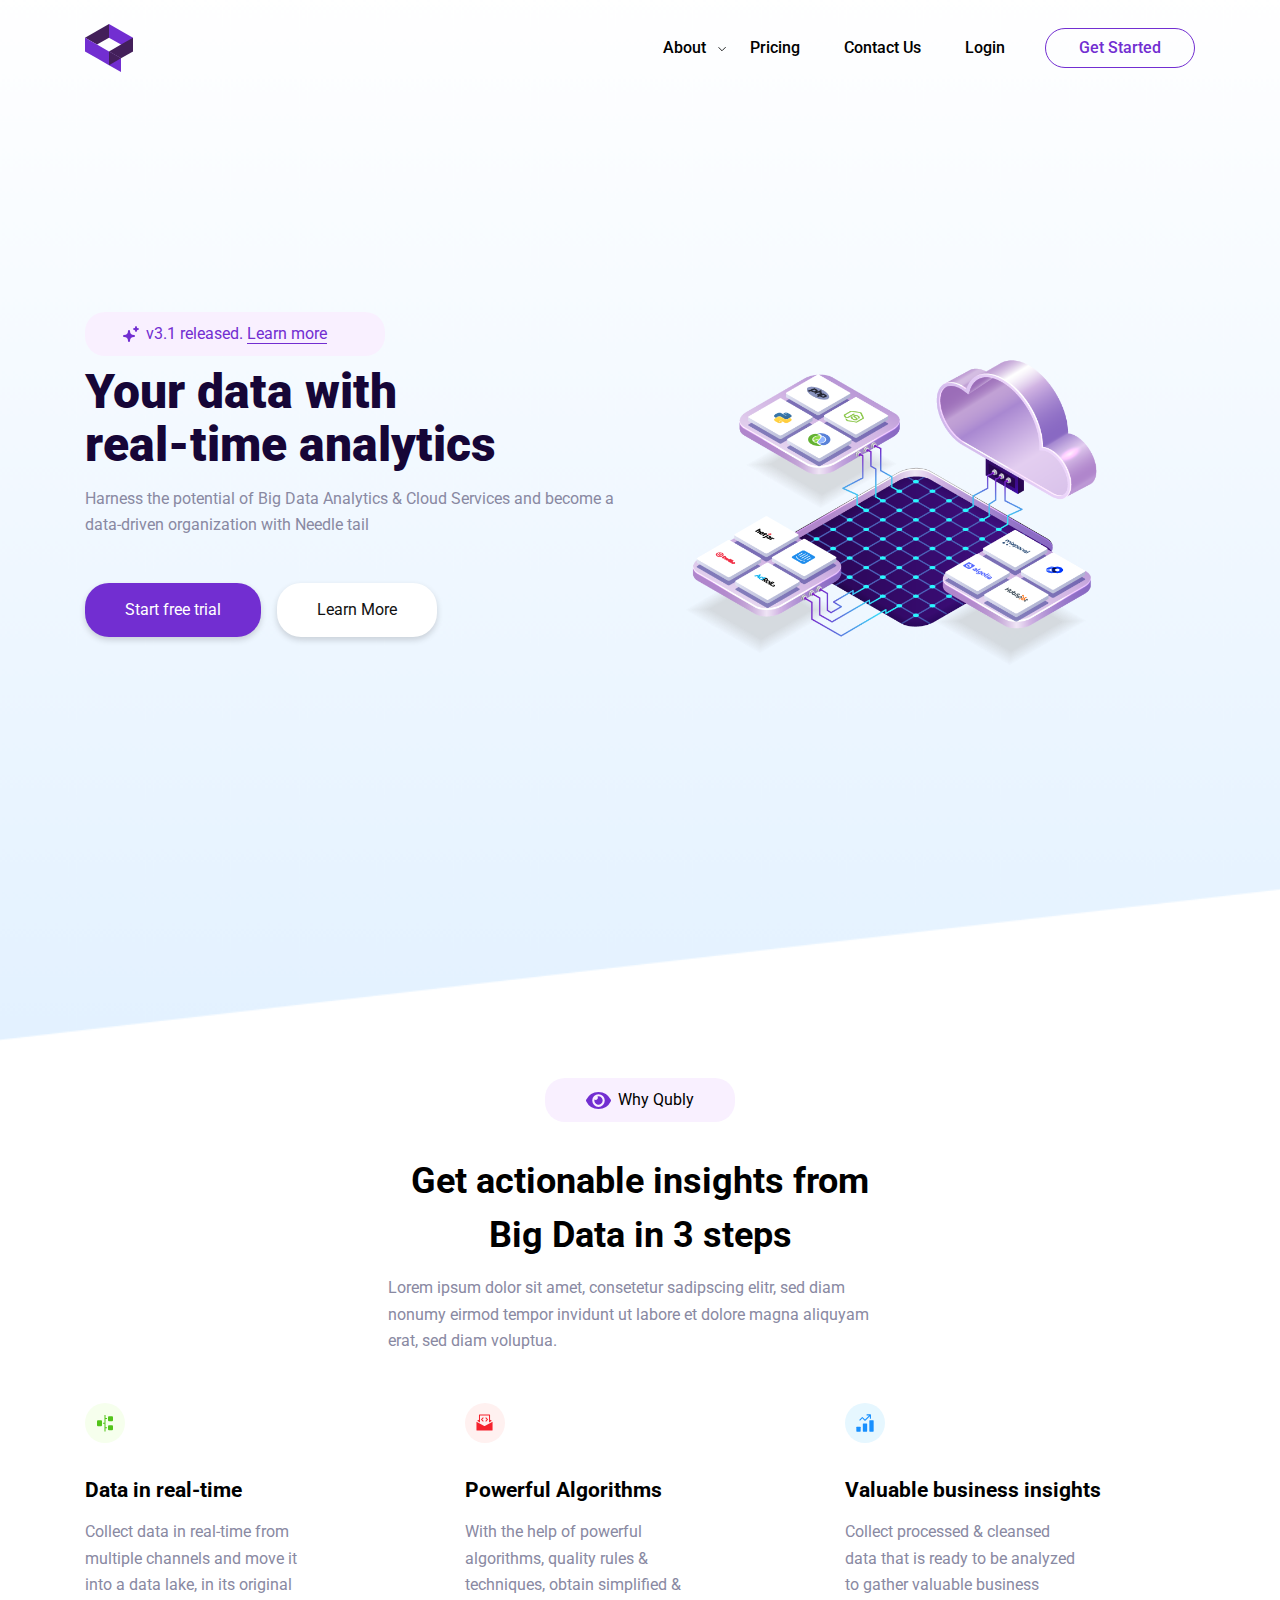
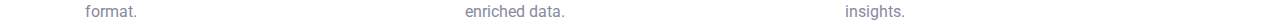
<file: index.html>
<!DOCTYPE html>
<html lang="ru">

	<head>

		<meta charset="utf-8">

		<title>Start Html template - htmllessons.ru</title>
		<meta name="description" content="htmllessons.ru - Лучшие уроки по созданию сайтов">

		<meta http-equiv="X-UA-Compatible" content="IE=edge">
		<meta name="viewport" content="width=device-width, initial-scale=1, maximum-scale=1">

		<link rel="shortcut icon" href="img/favicon/favicon.png" type="image/png">
		<link rel="apple-touch-icon" href="img/favicon/apple-touch-icon.png">
		<link rel="apple-touch-icon" sizes="72x72" href="img/favicon/apple-touch-icon-72x72.png">
		<link rel="apple-touch-icon" sizes="114x114" href="img/favicon/apple-touch-icon-114x114.png">

		<!-- Chrome, Firefox OS and Opera -->
		<meta name="theme-color" content="#36A26B">
		<!-- Windows Phone -->
		<meta name="msapplication-navbutton-color" content="#36A26B">
		<!-- iOS Safari -->
		<meta name="apple-mobile-web-app-status-bar-style" content="#36A26B">

		<style>body { opacity: 0; overflow-x: hidden; } html { background-color: #fff; }</style>

	</head>
	<body>
		<section id="top_banner" style="background-image: url(img/main_back.png)">
			<header id="header">
				<div class="container">
						<div class="inner_header">
							<a href="" class="logo"><img src="img/Logo.svg" alt=""></a>
							<div class="right_side_header">
								<ul class="mnu_top">
									<li class="has_sub_menu">
										<a href="">About</a>
										<ul class="sub_menu">
											<li><a href="#">Certification</a></li>
											<li><a href="#">Team</a></li>
											<li><a href="#">Requisites</a></li>
											<li><a href="#">History</a></li>
										</ul>
									</li>
									<li><a href="">Pricing</a></li>
									<li><a href="">Contact Us</a></li>
									<li><a href="">Login</a></li>
								</ul>
								<a href="" class="btn_simple">Get Started</a>
							</div>
						</div>
				</div>
			</header>
			<div class="main_banner">
				<div class="container">
					<div class="row">
						<div class="col-lg-6">
							<div class="mb_info">
								<div class="notification">
									<img src="img/stars.svg" alt="">
									<p>v3.1 released. <a href="#">Learn more</a></p>
								</div>
								<h1>Your data with 
									real-time analytics</h1>
								<div class="descrip">Harness the potential of Big Data Analytics & Cloud Services and become a data-driven organization with Needle tail</div>
								<div class="btns">
									<a href="" class="btn">Start free trial</a>
									<a href="" class="btn btn_white">Learn More</a>
								</div>
							</div>
						</div>
						<div class="col-lg-6">
							<img src="img/picsis.png" alt="" class="img-responsive">
						</div>
					</div>
				</div>
			</div>
		</section>
		<section id="advent">
			<div class="container">
				<div class="notification">
					<img src="img/eye.svg" alt="">
					<p>Why Qubly</p>
				</div>
					<h2>
						Get actionable insights from Big Data in 3 steps
					</h2>
					<div class="descrip">
						Lorem ipsum dolor sit amet, consetetur sadipscing elitr, sed diam nonumy eirmod tempor invidunt ut labore et dolore magna aliquyam erat, sed diam voluptua.
					</div>
					<div class="row row_adv">
						<div class="col-lg-4">
							<div class="item_adv">
								<img src="img/group29.svg" alt="">
								<div class="heading">Data in real-time</div>
								<div class="descr">Collect data in real-time from multiple channels and move it into a data lake, in its original format.</div>
							</div>
						</div>
						<div class="col-lg-4">
							<div class="item_adv">
								<img src="img/powerful.svg" alt="">
								<div class="heading">Powerful Algorithms</div>
								<div class="descr">With the help of powerful algorithms, quality rules & techniques, obtain simplified & enriched data.</div>
							</div>
						</div>
						<div class="col-lg-4">
							<div class="item_adv">
								<img src="img/valuable.svg" alt="">
								<div class="heading">Valuable business insights</div>
								<div class="descr">Collect processed & cleansed data that is ready to be analyzed to gather valuable business insights.</div>
							</div>
						</div>
					</div>
			</div>
		</section>


		<!-- libs -->
		<link rel="stylesheet" href="https://fonts.googleapis.com/css?family=Roboto:300,400,500,700&amp;subset=cyrillic">
		<link rel="stylesheet" href="libs/bootstrap-grid.min.css">
		<link rel="stylesheet" href="libs/jquery.fancybox.min.css">
		<link rel="stylesheet" href="libs/animate.css">

		<script src="libs/jquery/dist/jquery.min.js"></script>
		<script src="libs/jquery.fancybox.min.js"></script>
		<script src="libs/wow.min.js"></script>

		<link rel="stylesheet" href="css/main.css">
		<link rel="stylesheet" href="css/adaptive.css">
		<script src="js/common.js"></script>


	</body>
	</html>
</file>
<file: css/main.css>
* {
  margin: 0;
  padding: 0;
  -webkit-box-sizing: border-box;
  box-sizing: border-box;
}

*:before, *:after {
  -webkit-box-sizing: border-box;
  box-sizing: border-box;
}

*:focus {
  outline: none;
}

*::-webkit-input-placeholder {
  color: #c0c0c0;
  opacity: 1;
}

*:-moz-placeholder {
  color: #c0c0c0;
  opacity: 1;
}

*::-moz-placeholder {
  color: #c0c0c0;
  opacity: 1;
}

*:-ms-input-placeholder {
  color: #c0c0c0;
  opacity: 1;
}

body input:focus:required:invalid,
body textarea:focus:required:invalid {
  color: #000;
}

body input:required:valid,
body textarea:required:valid {
  color: #000;
}

html, body {
  height: 100%;
}

body {
  font-size: 16px;
  min-width: 320px;
  position: relative;
  line-height: 1.65;
  font-family: "Roboto", sans-serif;
  overflow-x: hidden;
  opacity: 1;
}

img {
  max-width: 100%;
}

.img-responsive {
  display: block;
  max-width: 100%;
  height: auto;
}

/* btn */
.btn_simple {
  color: #722ED1;
  border: 1px solid #722ED1;
  font-weight: 500;
  padding: 6px 33px;
  text-decoration: none;
  border-radius: 20px;
  -webkit-transition: all .4s ease;
  transition: all .4s ease;
}

.btn_simple:hover {
  background-color: #722ED1;
  color: #fff;
}

.btn {
  color: #fff;
  background-color: #722ED1;
  padding: 14px 40px;
  text-decoration: none;
  border-radius: 24px;
  -webkit-transition: all .7s ease;
  transition: all .7s ease;
  -webkit-box-shadow: 0 3px 6px rgba(0, 0, 0, 0.16);
          box-shadow: 0 3px 6px rgba(0, 0, 0, 0.16);
  /*btn*/
}

.btn:hover {
  background-color: #fff;
  color: #111;
}

.btn.btn_white {
  background-color: #fff;
  color: #111;
}

.btn.btn_white:hover {
  color: #fff;
  background-color: #722ED1;
}

#header {
  padding-top: 24px;
}

#header .inner_header {
  display: -webkit-box;
  display: -ms-flexbox;
  display: flex;
  -webkit-box-align: center;
      -ms-flex-align: center;
          align-items: center;
  -webkit-box-pack: justify;
      -ms-flex-pack: justify;
          justify-content: space-between;
}

#header .inner_header > .logo {
  display: block;
  width: 48px;
  height: 48px;
}

#header .inner_header > .logo > img {
  width: 100%;
}

#header .right_side_header {
  display: -webkit-box;
  display: -ms-flexbox;
  display: flex;
  -webkit-box-align: center;
      -ms-flex-align: center;
          align-items: center;
}

#header .right_side_header .mnu_top {
  list-style-type: none;
}

#header .right_side_header .mnu_top > li {
  display: inline-block;
  position: relative;
}

#header .right_side_header .mnu_top > li a {
  display: block;
  text-decoration: none;
  font-style: 14px;
  padding-right: 40px;
  font-weight: 500;
  color: #000;
  -webkit-transition: color .4s ease;
  transition: color .4s ease;
}

#header .right_side_header .mnu_top > li a:hover {
  color: #722ED1;
}

#header .right_side_header .mnu_top > li > .sub_menu {
  position: absolute;
  top: 30px;
  background-color: #fff;
  -webkit-box-shadow: 0 3px 6px rgba(0, 0, 0, 0.16);
          box-shadow: 0 3px 6px rgba(0, 0, 0, 0.16);
  z-index: 10;
  border-radius: 10px;
  -webkit-animation: 0.6s opac;
          animation: 0.6s opac;
  display: none;
}

#header .right_side_header .mnu_top > li > .sub_menu > li {
  display: block;
}

#header .right_side_header .mnu_top > li > .sub_menu > li > a {
  padding: 3px 10px;
  font-size: 14px;
  font-weight: 400;
}

#header .right_side_header .mnu_top > li > .sub_menu > li > a:hover {
  color: #2048c4;
}

#header .right_side_header .mnu_top > li.has_sub_menu:hover > .sub_menu {
  display: block;
}

#header .right_side_header .mnu_top > li.has_sub_menu::after {
  content: '';
  width: 8px;
  height: 4px;
  background-image: url("/img/strelka.svg");
  background-size: cover;
  background-repeat: no-repeat;
  background-position: center;
  position: absolute;
  top: 12px;
  right: 20px;
}

@-webkit-keyframes opac {
  from {
    opacity: 0;
  }
  to {
    opacity: 1;
  }
}

@keyframes opac {
  from {
    opacity: 0;
  }
  to {
    opacity: 1;
  }
}

#top_banner {
  background-size: cover;
  background-repeat: no-repeat;
  background-position: center;
}

#top_banner .notification {
  display: -webkit-box;
  display: -ms-flexbox;
  display: flex;
  -webkit-box-align: center;
      -ms-flex-align: center;
          align-items: center;
  background-color: #F9F0FF;
  border-radius: 20px;
  padding: 9px 38px;
  width: 300px;
}

#top_banner .notification img {
  width: 16px;
  height: auto;
  margin-right: 7px;
}

#top_banner .notification p {
  color: #722ED1;
}

#top_banner .notification a {
  -webkit-transition: all .4s ease;
  transition: all .4s ease;
  text-decoration: none;
  border-bottom: 1px solid #722ED1;
  color: #722ED1;
}

#top_banner .notification a:hover {
  color: #fff;
  background-color: #5b25a7;
  border-radius: 25px;
  padding: 5px;
}

.main_banner {
  padding: 240px 0 380px;
}

.main_banner .mb_info > h1 {
  font-weight: 900;
  font-size: 48px;
  color: #160637;
  max-width: 416px;
  line-height: 1.1;
  margin-top: 10px;
}

.main_banner .mb_info > .descrip {
  font-size: 16px;
  color: #8989A2;
  margin: 14px 0 44px;
}

.main_banner .mb_info > .btns {
  display: -webkit-box;
  display: -ms-flexbox;
  display: flex;
  -webkit-box-align: center;
      -ms-flex-align: center;
          align-items: center;
}

.main_banner .mb_info > .btns .btn_white {
  margin-left: 16px;
}

#advent .notification {
  margin: 0 auto;
  display: -webkit-box;
  display: -ms-flexbox;
  display: flex;
  -webkit-box-align: center;
      -ms-flex-align: center;
          align-items: center;
  -webkit-box-pack: center;
      -ms-flex-pack: center;
          justify-content: center;
  background-color: #F9F0FF;
  border-radius: 20px;
  padding: 9px 38px;
  width: 190px;
  margin-bottom: 32px;
}

#advent .notification img {
  width: 25px;
  height: auto;
  margin-right: 7px;
}

#advent h2 {
  font-size: 36px;
  font-weight: bold;
  margin: 0 auto;
  max-width: 480px;
  text-align: center;
  line-height: 1.5;
  margin-bottom: 13px;
}

#advent .descrip {
  font-size: 16px;
  color: #8989A2;
  margin: 0 auto;
  max-width: 504px;
  -webkit-box-align: center;
      -ms-flex-align: center;
          align-items: center;
  margin-bottom: 48px;
}

#advent .heading {
  font-size: 21px;
  font-weight: bold;
  line-height: 1.5;
  margin-bottom: 13px;
  margin-top: 24px;
}

#advent .descr {
  font-size: 16px;
  color: #8989A2;
  -webkit-box-align: center;
      -ms-flex-align: center;
          align-items: center;
  max-width: 232px;
}
/*# sourceMappingURL=main.css.map */
</file>
<file: css/adaptive.css>
/*==========  Desktop First  ==========*/
/* Large Devices, Wide Screens */
@media only screen and (max-width: 1200px) {
  /**/
}

/* Medium Devices, Desktops */
@media only screen and (max-width: 992px) {
  /**/
}

/* Small Devices, Tablets */
@media only screen and (max-width: 768px) {
  /**/
}

/* Extra Small Devices, Phones */
@media only screen and (max-width: 480px) {
  /**/
}

/* Custom, iPhone Retina */
@media only screen and (max-width: 320px) {
  /**/
}

/*==========  Mobile First  ==========*/
/* Custom, iPhone Retina */
@media only screen and (min-width: 320px) {
  /**/
}

/* Extra Small Devices, Phones */
@media only screen and (min-width: 480px) {
  /**/
}

/* Small Devices, Tablets */
@media only screen and (min-width: 768px) {
  /**/
}

/* Medium Devices, Desktops */
@media only screen and (min-width: 992px) {
  /**/
}

/* Large Devices, Wide Screens */
@media only screen and (min-width: 1200px) {
  /**/
}
/*# sourceMappingURL=adaptive.css.map */
</file>
